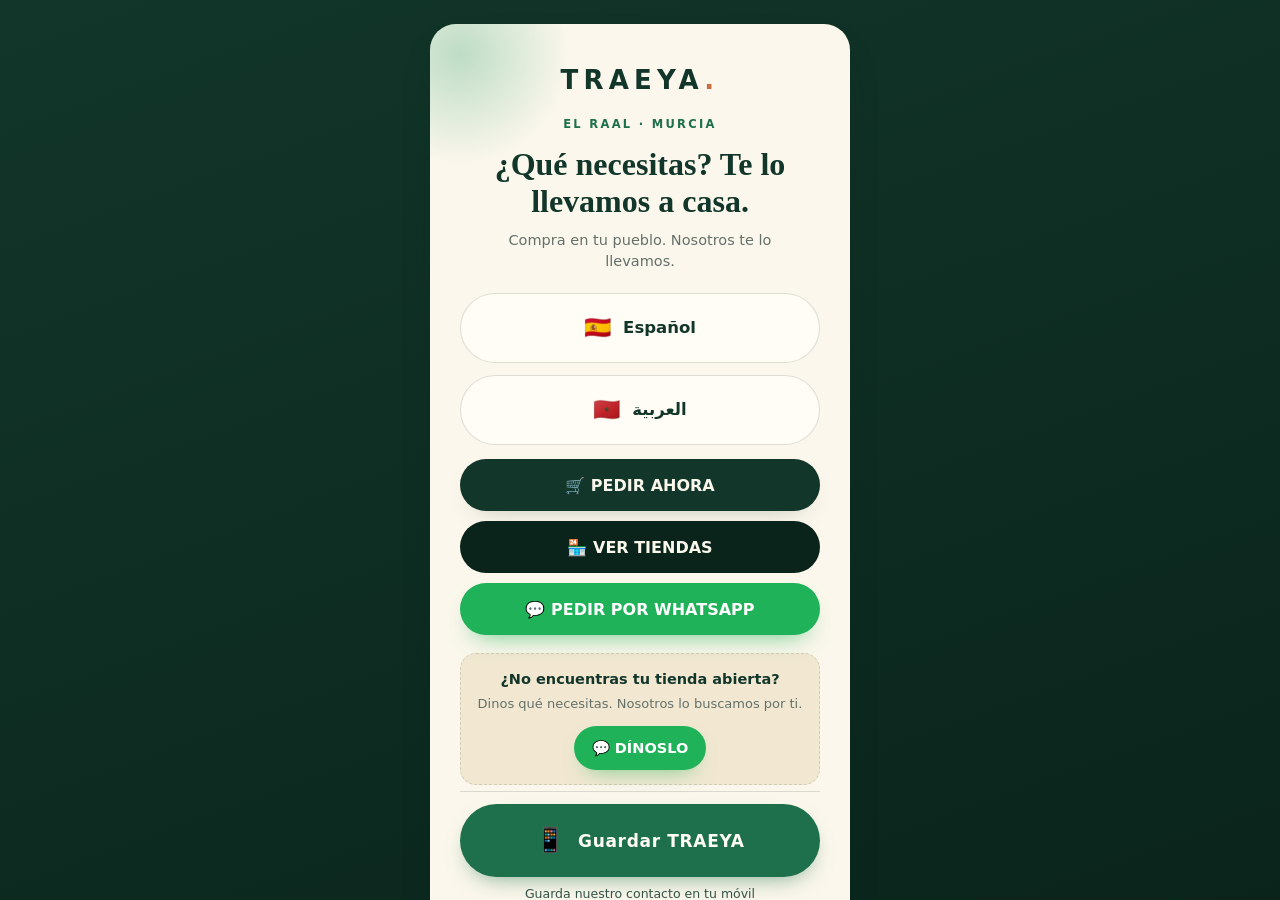
<file: index.html>
<!doctype html>
<html lang="es" dir="ltr">
<head>
  <meta charset="utf-8">
  <meta name="viewport" content="width=device-width, initial-scale=1, viewport-fit=cover">
  <meta name="theme-color" content="#12362a">
  <title>TRAEYA · El Raal · Comercios locales</title>
  <meta name="description" content="TRAEYA: los comercios de El Raal, reales y cercanos. Mercado Domingo, Comida Casera, carnicerías, supermercados y restaurantes. Mira, escribe y recoge. Todo por WhatsApp.">
  <meta name="robots" content="index, follow">
  <link rel="icon" type="image/webp" href="assets/img/favicon.webp">
  <link rel="canonical" href="https://traeya.es/">

  <meta property="og:type" content="website">
  <meta property="og:site_name" content="TRAEYA">
  <meta property="og:title" content="TRAEYA · El Raal · Comercios locales">
  <meta property="og:description" content="Tu pueblo, en tu móvil. Los comercios de El Raal, reales y cercanos. Mira, escribe y recoge. Todo por WhatsApp.">
  <meta property="og:image" content="assets/img/hero-el-raal.webp">
  <meta property="og:url" content="https://traeya.es/">

  <link rel="stylesheet" href="css/style.css?v=20260906">

  <script src="js/ga.js?v=20260906"></script>
</head>
<body>
  <header id="topbar" class="topbar" hidden></header>

  <div id="cart-bar" class="cart-bar" hidden></div>

  <main id="view" class="view"></main>

  <footer id="footer" class="footer" hidden></footer>

  <div id="wa-float" class="wa-float-wrap" hidden></div>

  <script src="js/data.js?v=20260904"></script>
  <script src="js/app.js?v=20260906"></script>
</body>
</html>
</file>
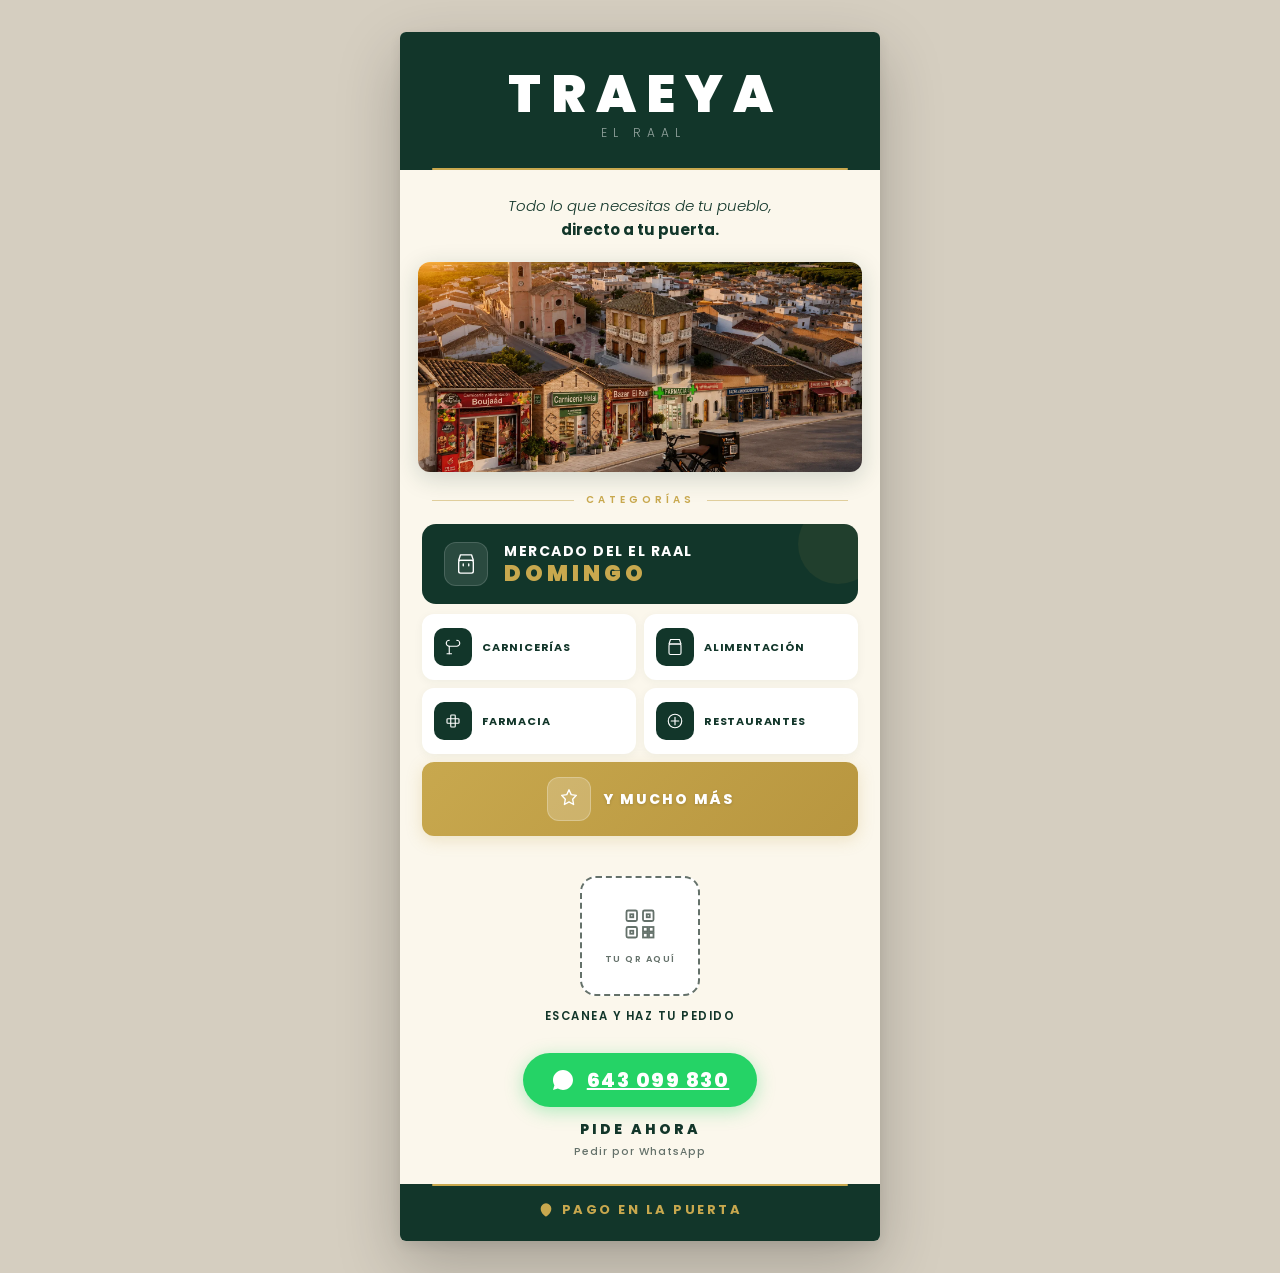
<file: afiche.html>
<!DOCTYPE html>
<html lang="es">
<head>
  <meta charset="utf-8">
  <meta name="viewport" content="width=device-width, initial-scale=1">
  <title>TRAEYA — Afiche Publicitario</title>
  <link rel="preconnect" href="https://fonts.googleapis.com">
  <link rel="preconnect" href="https://fonts.gstatic.com" crossorigin>
  <link href="https://fonts.googleapis.com/css2?family=Poppins:ital,wght@0,300;0,400;0,500;0,600;0,700;0,800;0,900;1,300;1,400&display=swap" rel="stylesheet">
  <style>
    *, *::before, *::after { box-sizing: border-box; margin: 0; padding: 0; }

    :root {
      --deep: #12362a;
      --mid: #1e6f4c;
      --gold: #c8a84e;
      --cream: #fbf7ec;
      --white: #ffffff;
      --text: #15241c;
      --muted: #64716a;
      --sand: #f2e8d2;
    }

    body {
      font-family: 'Poppins', 'Segoe UI', system-ui, sans-serif;
      background: #d5cec0;
      display: flex;
      justify-content: center;
      align-items: flex-start;
      min-height: 100vh;
      padding: 32px 16px;
      -webkit-font-smoothing: antialiased;
    }

    /* ===== POSTER FRAME ===== */
    .poster {
      width: 100%;
      max-width: 520px;
      background: var(--cream);
      border-radius: 6px;
      overflow: hidden;
      box-shadow:
        0 4px 12px rgba(0,0,0,0.08),
        0 24px 64px rgba(0,0,0,0.22);
      position: relative;
    }

    /* ===== HEADER ===== */
    .p-header {
      background: var(--deep);
      padding: 36px 32px 28px;
      text-align: center;
      position: relative;
    }

    .p-header::after {
      content: '';
      position: absolute;
      bottom: 0;
      left: 32px;
      right: 32px;
      height: 2.5px;
      background: var(--gold);
      border-radius: 2px;
    }

    .p-logo {
      font-size: 52px;
      font-weight: 900;
      color: var(--white);
      letter-spacing: 10px;
      line-height: 1;
      margin-bottom: 4px;
      text-indent: 10px;
    }

    .p-logo-sub {
      font-size: 12px;
      font-weight: 300;
      color: rgba(255,255,255,0.55);
      letter-spacing: 6px;
      text-transform: uppercase;
      text-indent: 6px;
    }

    /* ===== TAGLINE ===== */
    .p-tagline {
      padding: 24px 32px 20px;
      text-align: center;
      background: var(--cream);
    }

    .p-tagline p {
      font-size: 15px;
      font-weight: 300;
      font-style: italic;
      color: var(--deep);
      line-height: 1.6;
    }

    .p-tagline em {
      font-style: italic;
      font-weight: 300;
    }

    .p-tagline strong {
      font-weight: 700;
      font-style: normal;
    }

    /* ===== HERO IMAGE ===== */
    .p-hero {
      padding: 0 18px;
    }

    .p-hero-img {
      width: 100%;
      height: 210px;
      object-fit: cover;
      border-radius: 12px;
      display: block;
      box-shadow: 0 6px 24px rgba(18,54,42,0.18);
    }

    /* ===== DIVIDER ===== */
    .p-divider {
      display: flex;
      align-items: center;
      gap: 12px;
      padding: 20px 32px 8px;
    }

    .p-divider::before,
    .p-divider::after {
      content: '';
      flex: 1;
      height: 1px;
      background: var(--gold);
      opacity: 0.5;
    }

    .p-divider span {
      font-size: 10px;
      font-weight: 600;
      letter-spacing: 4px;
      color: var(--gold);
      text-transform: uppercase;
      white-space: nowrap;
    }

    /* ===== CATEGORIES ===== */
    .p-cats {
      padding: 8px 22px 16px;
    }

    /* Mercado highlight */
    .cat-mercado {
      background: var(--deep);
      border-radius: 14px;
      padding: 18px 22px;
      display: flex;
      align-items: center;
      gap: 16px;
      margin-bottom: 10px;
      position: relative;
      overflow: hidden;
    }

    .cat-mercado::before {
      content: '';
      position: absolute;
      top: -20px;
      right: -20px;
      width: 80px;
      height: 80px;
      border-radius: 50%;
      background: rgba(200,168,78,0.08);
    }

    .cat-mercado .c-icon {
      background: rgba(255,255,255,0.1);
      border: 1px solid rgba(255,255,255,0.15);
    }

    .cat-mercado .c-name {
      font-size: 14px;
      font-weight: 700;
      color: var(--white);
      letter-spacing: 1.5px;
      line-height: 1.2;
    }

    .cat-mercado .c-day {
      font-size: 22px;
      font-weight: 900;
      color: var(--gold);
      letter-spacing: 4px;
      margin-top: 3px;
      line-height: 1;
    }

    /* Icon circle */
    .c-icon {
      width: 44px;
      height: 44px;
      border-radius: 12px;
      background: var(--deep);
      display: flex;
      align-items: center;
      justify-content: center;
      flex-shrink: 0;
    }

    .c-icon svg {
      width: 22px;
      height: 22px;
      stroke: var(--white);
      fill: none;
      stroke-width: 1.5;
      stroke-linecap: round;
      stroke-linejoin: round;
    }

    /* 2-column grid */
    .cat-grid {
      display: grid;
      grid-template-columns: 1fr 1fr;
      gap: 8px;
      margin-bottom: 8px;
    }

    .cat-card {
      background: var(--white);
      border-radius: 12px;
      padding: 14px 12px;
      display: flex;
      align-items: center;
      gap: 10px;
      box-shadow: 0 2px 10px rgba(18,54,42,0.05);
      transition: box-shadow 0.2s ease, transform 0.2s ease;
    }

    .cat-card:hover {
      box-shadow: 0 4px 18px rgba(18,54,42,0.1);
      transform: translateY(-1px);
    }

    .cat-card .c-icon {
      width: 38px;
      height: 38px;
      border-radius: 10px;
    }

    .cat-card .c-icon svg {
      width: 18px;
      height: 18px;
    }

    .cat-card .c-name {
      font-size: 11px;
      font-weight: 700;
      color: var(--deep);
      letter-spacing: 0.8px;
      line-height: 1.3;
    }

    /* Y mucho mas */
    .cat-mas {
      background: linear-gradient(135deg, var(--gold) 0%, #b8963f 100%);
      border-radius: 12px;
      padding: 15px 22px;
      display: flex;
      align-items: center;
      justify-content: center;
      gap: 12px;
      box-shadow: 0 4px 16px rgba(200,168,78,0.25);
    }

    .cat-mas .c-icon {
      background: rgba(255,255,255,0.2);
      border: 1px solid rgba(255,255,255,0.25);
    }

    .cat-mas .c-name {
      font-size: 14px;
      font-weight: 800;
      color: var(--white);
      letter-spacing: 2px;
      text-shadow: 0 1px 3px rgba(0,0,0,0.15);
    }

    /* ===== QR SECTION ===== */
    .p-qr {
      padding: 24px 32px 12px;
      text-align: center;
    }

    .qr-wrap {
      display: inline-block;
      position: relative;
    }

    .qr-box {
      width: 120px;
      height: 120px;
      border: 2.5px dashed var(--muted);
      border-radius: 16px;
      display: flex;
      align-items: center;
      justify-content: center;
      background: var(--white);
      margin: 0 auto 12px;
      position: relative;
    }

    .qr-box-inner {
      text-align: center;
    }

    .qr-box-inner svg {
      width: 36px;
      height: 36px;
      stroke: var(--muted);
      fill: none;
      stroke-width: 1.2;
      margin-bottom: 4px;
    }

    .qr-box-inner span {
      display: block;
      font-size: 9px;
      font-weight: 600;
      color: var(--muted);
      letter-spacing: 1.5px;
      text-transform: uppercase;
    }

    .qr-instructions {
      font-size: 11.5px;
      font-weight: 600;
      color: var(--deep);
      letter-spacing: 1.5px;
      text-transform: uppercase;
    }

    /* ===== CONTACT ===== */
    .p-contact {
      padding: 16px 32px 24px;
      text-align: center;
    }

    .wa-btn {
      display: inline-flex;
      align-items: center;
      gap: 12px;
      background: #25d366;
      color: var(--white);
      padding: 12px 28px;
      border-radius: 50px;
      margin-bottom: 12px;
      box-shadow: 0 4px 18px rgba(37,211,102,0.35);
      transition: transform 0.15s ease, box-shadow 0.15s ease;
    }

    .wa-btn:hover {
      transform: translateY(-1px);
      box-shadow: 0 6px 24px rgba(37,211,102,0.45);
    }

    .wa-btn svg {
      width: 24px;
      height: 24px;
      fill: var(--white);
    }

    .wa-btn .wa-phone {
      font-size: 20px;
      font-weight: 800;
      letter-spacing: 1.5px;
    }

    .p-cta {
      font-size: 14px;
      font-weight: 800;
      color: var(--deep);
      letter-spacing: 3px;
      text-transform: uppercase;
    }

    .p-cta-sub {
      font-size: 10.5px;
      font-weight: 500;
      color: var(--muted);
      letter-spacing: 1px;
      margin-top: 4px;
    }

    /* ===== FOOTER ===== */
    .p-footer {
      background: var(--deep);
      padding: 16px 32px;
      text-align: center;
      position: relative;
    }

    .p-footer::before {
      content: '';
      position: absolute;
      top: 0;
      left: 32px;
      right: 32px;
      height: 2px;
      background: var(--gold);
      border-radius: 2px;
    }

    .p-footer-text {
      display: inline-flex;
      align-items: center;
      gap: 8px;
    }

    .p-footer-text svg {
      width: 16px;
      height: 16px;
      fill: var(--gold);
    }

    .p-footer-text span {
      font-size: 13px;
      font-weight: 700;
      color: var(--gold);
      letter-spacing: 2.5px;
      text-transform: uppercase;
    }

    /* ===== QR OVERLAY (when user adds QR) ===== */
    .qr-overlay {
      position: absolute;
      inset: 0;
      display: flex;
      align-items: center;
      justify-content: center;
    }

    .qr-overlay img {
      width: 100%;
      height: 100%;
      object-fit: contain;
      border-radius: 8px;
    }

    /* ===== PRINT ===== */
    @media print {
      body {
        background: none !important;
        padding: 0 !important;
        margin: 0 !important;
      }

      .poster {
        max-width: none;
        width: 148mm;
        height: 210mm;
        box-shadow: none !important;
        border-radius: 0 !important;
        overflow: hidden;
      }

      .cat-card:hover,
      .wa-btn:hover {
        transform: none !important;
        box-shadow: none !important;
      }

      @page {
        size: A5 portrait;
        margin: 0;
      }
    }

    /* ===== RESPONSIVE ===== */
    @media (max-width: 420px) {
      body { padding: 16px 8px; }
      .p-logo { font-size: 40px; letter-spacing: 8px; text-indent: 8px; }
      .p-header { padding: 28px 24px 22px; }
      .p-header::after { left: 24px; right: 24px; }
      .p-tagline { padding: 20px 24px 16px; }
      .p-tagline p { font-size: 13.5px; }
      .p-hero { padding: 0 14px; }
      .p-hero-img { height: 170px; }
      .p-cats { padding: 8px 16px 12px; }
      .cat-mercado { padding: 14px 16px; gap: 12px; }
      .cat-mercado .c-day { font-size: 18px; }
      .cat-card { padding: 12px 10px; }
      .cat-card .c-name { font-size: 10px; }
      .p-qr { padding: 20px 24px 10px; }
      .p-contact { padding: 12px 24px 20px; }
      .wa-btn .wa-phone { font-size: 17px; }
      .p-footer { padding: 14px 24px; }
    }

    @media (min-width: 800px) {
      .poster {
        max-width: 480px;
      }
    }
  </style>
</head>
<body>

  <div class="poster">

    <!-- ===== HEADER ===== -->
    <header class="p-header">
      <div class="p-logo">TRAEYA</div>
      <div class="p-logo-sub">El Raal</div>
    </header>

    <!-- ===== TAGLINE ===== -->
    <div class="p-tagline">
      <p><em>Todo lo que necesitas de tu pueblo,</em><br><strong>directo a tu puerta.</strong></p>
    </div>

    <!-- ===== HERO IMAGE ===== -->
    <div class="p-hero">
      <img class="p-hero-img" src="assets/img/hero-el-raal.webp" alt="El Raal — Tu pueblo, TRAEYA">
    </div>

    <!-- ===== DIVIDER ===== -->
    <div class="p-divider">
      <span>Categorías</span>
    </div>

    <!-- ===== CATEGORIES ===== -->
    <div class="p-cats">

      <!-- Mercado (highlighted) -->
      <div class="cat-mercado">
        <div class="c-icon">
          <svg viewBox="0 0 24 24">
            <path d="M6 2h12l2 6H4l2-6z"/>
            <rect x="4" y="8" width="16" height="14" rx="2"/>
            <path d="M9 12v2M15 12v2"/>
          </svg>
        </div>
        <div>
          <div class="c-name">MERCADO DEL EL RAAL</div>
          <div class="c-day">DOMINGO</div>
        </div>
      </div>

      <!-- Grid: 4 categories -->
      <div class="cat-grid">

        <!-- Carnicerías -->
        <div class="cat-card">
          <div class="c-icon">
            <svg viewBox="0 0 24 24">
              <path d="M7 3c-2 0-4 2-4 4s2 4 4 4h10c2 0 4-2 4-4s-2-4-4-4"/>
              <path d="M7 11v10"/>
              <path d="M4 21h6"/>
            </svg>
          </div>
          <div class="c-name">CARNICERÍAS</div>
        </div>

        <!-- Alimentación -->
        <div class="cat-card">
          <div class="c-icon">
            <svg viewBox="0 0 24 24">
              <path d="M6 2h12l2 6H4l2-6z"/>
              <rect x="4" y="8" width="16" height="14" rx="2"/>
            </svg>
          </div>
          <div class="c-name">ALIMENTACIÓN</div>
        </div>

        <!-- Farmacia -->
        <div class="cat-card">
          <div class="c-icon">
            <svg viewBox="0 0 24 24">
              <rect x="9" y="4" width="6" height="16" rx="1"/>
              <rect x="4" y="9" width="16" height="6" rx="1"/>
            </svg>
          </div>
          <div class="c-name">FARMACIA</div>
        </div>

        <!-- Restaurantes -->
        <div class="cat-card">
          <div class="c-icon">
            <svg viewBox="0 0 24 24">
              <circle cx="12" cy="12" r="9"/>
              <path d="M12 7v10M7 12h10"/>
            </svg>
          </div>
          <div class="c-name">RESTAURANTES</div>
        </div>

      </div>

      <!-- Y mucho más -->
      <div class="cat-mas">
        <div class="c-icon">
          <svg viewBox="0 0 24 24">
            <path d="M12 2l2.4 5.2L20 8l-4 4.2L17 18l-5-2.8L7 18l1-5.8L4 8l5.6-.8z"/>
          </svg>
        </div>
        <div class="c-name">Y MUCHO MÁS</div>
      </div>

    </div>

    <!-- ===== QR CODE ===== -->
    <div class="p-qr">
      <div class="qr-box">
        <div class="qr-box-inner">
          <svg viewBox="0 0 24 24">
            <rect x="3" y="3" width="7" height="7" rx="1"/>
            <rect x="14" y="3" width="7" height="7" rx="1"/>
            <rect x="3" y="14" width="7" height="7" rx="1"/>
            <rect x="5.5" y="5.5" width="2" height="2"/>
            <rect x="16.5" y="5.5" width="2" height="2"/>
            <rect x="5.5" y="16.5" width="2" height="2"/>
            <rect x="14" y="14" width="3" height="3"/>
            <rect x="18" y="14" width="3" height="3"/>
            <rect x="14" y="18" width="3" height="3"/>
            <rect x="18" y="18" width="3" height="3"/>
          </svg>
          <span>Tu QR aquí</span>
        </div>
      </div>
      <div class="qr-instructions">Escanea y haz tu pedido</div>
    </div>

    <!-- ===== CONTACT ===== -->
    <div class="p-contact">
      <a class="wa-btn" href="https://wa.me/34643099830" target="_blank" rel="noopener">
        <svg viewBox="0 0 24 24">
          <path d="M17.472 14.382c-.297-.149-1.758-.867-2.03-.967-.273-.099-.471-.148-.67.15-.197.297-.767.966-.94 1.164-.173.199-.347.223-.644.075-.297-.15-1.255-.463-2.39-1.475-.883-.788-1.48-1.761-1.653-2.059-.173-.297-.018-.458.13-.606.134-.133.298-.347.446-.52.149-.174.198-.298.298-.497.099-.198.05-.371-.025-.52-.075-.149-.669-1.612-.916-2.207-.242-.579-.487-.5-.669-.51-.173-.008-.371-.01-.57-.01-.198 0-.52.074-.792.372-.272.297-1.04 1.016-1.04 2.479 0 1.462 1.065 2.875 1.213 3.074.149.198 2.096 3.2 5.077 4.487.709.306 1.262.489 1.694.625.712.227 1.36.195 1.871.118.571-.085 1.758-.719 2.006-1.413.248-.694.248-1.289.173-1.413-.074-.124-.272-.198-.57-.347z"/>
          <path d="M12 2C6.477 2 2 6.477 2 12c0 1.89.525 3.66 1.438 5.168L2 22l4.832-1.438A9.955 9.955 0 0012 22c5.523 0 10-4.477 10-10S17.523 2 12 2z"/>
        </svg>
        <span class="wa-phone">643 099 830</span>
      </a>
      <div class="p-cta">Pide Ahora</div>
      <div class="p-cta-sub">Pedir por WhatsApp</div>
    </div>

    <!-- ===== FOOTER ===== -->
    <div class="p-footer">
      <div class="p-footer-text">
        <svg viewBox="0 0 24 24">
          <path d="M12 22s-8-4.5-8-11.8A8 8 0 0112 2a8 8 0 018 8.2c0 7.3-8 11.8-8 11.8z"/>
          <circle cx="12" cy="10" r="3"/>
        </svg>
        <span>Pago en la puerta</span>
      </div>
    </div>

  </div>

</body>
</html>
</file>
<file: css/style.css>
/* ============================================================
   TRAEYA · El Raal, en tu móvil
   Premium editorial frontend — deep green / cream / sand
   ============================================================ */

:root {
  --ink: #12362a;
  --ink-2: #0a241b;
  --green: #1e6f4c;
  --green-bright: #2f9e6f;
  --cream: #fbf7ec;
  --sand: #f2e8d2;
  --clay: #c96f3f;
  --text: #15241c;
  --muted: #64716a;
  --line: rgba(21, 36, 28, .14);
  --wa: #1fb258;
  --white: #fffdf6;
  --shadow: 0 18px 45px -22px rgba(10, 36, 27, .45);
  --shadow-sm: 0 10px 26px -16px rgba(10, 36, 27, .35);
  --r: 18px;
  --r-sm: 12px;
  --font-display: Georgia, "Iowan Old Style", "Palatino Linotype", ui-serif, serif;
  --font-sans: "Segoe UI", system-ui, -apple-system, "Roboto", "Helvetica Neue", Arial, sans-serif;
  --font-ar: "Segoe UI", "Geeza Pro", "Noto Naskh Arabic", Tahoma, system-ui, sans-serif;
  --header-h: 66px;
  --social-h: 40px;
  --head-h: calc(var(--social-h) + var(--header-h));
}

* { box-sizing: border-box; margin: 0; padding: 0; }

html {
  scroll-behavior: smooth;
  -webkit-text-size-adjust: 100%;
}

body {
  font-family: var(--font-sans);
  background: var(--cream);
  color: var(--text);
  line-height: 1.55;
  overflow-x: hidden;
  min-height: 100vh;
}

body.has-cart { padding-bottom: 88px; }

img { max-width: 100%; display: block; }
button { font: inherit; color: inherit; background: none; border: 0; cursor: pointer; }
a { color: inherit; text-decoration: none; }
ul, ol { list-style: none; }
input, textarea { font: inherit; }

.ar { direction: rtl; text-align: right; font-family: var(--font-ar); }

.container {
  width: min(1120px, 100%);
  margin: 0 auto;
  padding: 0 20px;
}

::selection { background: var(--green-bright); color: var(--cream); }

/* ---------------- Topbar ---------------- */
.topbar {
  position: fixed;
  inset-inline: 0;
  top: 0;
  z-index: 60;
  transition: background .35s ease, box-shadow .35s ease, transform .35s ease;
}
.topbar--solid { background: rgba(251, 247, 236, .92); backdrop-filter: blur(12px); box-shadow: 0 1px 0 var(--line); }

/* Franja de redes sociales (parte superior del header) */
.topbar__social {
  height: var(--social-h);
  overflow: hidden;
  background: var(--ink-2);
  color: rgba(251, 247, 236, .85);
  transition: height .3s ease, opacity .3s ease;
}
.topbar__social-inner {
  display: flex;
  align-items: center;
  justify-content: space-between;
  gap: 12px;
  height: 100%;
  max-width: 1160px;
  margin: 0 auto;
  padding: 0 20px;
}
.topbar__social-tag {
  font-size: 10.5px;
  font-weight: 800;
  letter-spacing: .2em;
  text-transform: uppercase;
  color: rgba(251, 247, 236, .55);
}
.topbar__social-loc {
  font-size: 11px;
  font-weight: 700;
  letter-spacing: .14em;
  text-transform: uppercase;
  color: rgba(251, 247, 236, .62);
}
.topbar--solid .topbar__social { height: 0; opacity: 0; }

.social { display: flex; gap: 8px; align-items: center; }
.social__link {
  width: 38px;
  height: 38px;
  border-radius: 50%;
  display: grid;
  place-items: center;
  color: rgba(251, 247, 236, .95);
  background: rgba(255, 253, 246, .1);
  border: 1px solid rgba(255, 253, 246, .22);
  transition: all .25s ease;
}
.social__link svg { width: 19px; height: 19px; }
.social__link:hover {
  background: var(--green-bright);
  color: #fff;
  border-color: transparent;
  transform: translateY(-2px);
}
.social__link.is-off { opacity: .42; cursor: not-allowed; }
.social__link.is-off:hover { background: transparent; color: inherit; transform: none; }
.social__link:not(.is-off) {
  animation: socialPulse 5s ease-in-out infinite;
  animation-delay: calc(var(--i, 0) * .7s);
}
.social__link:not(.is-off):hover { animation-play-state: paused; }
@keyframes socialPulse {
  0%, 100% { box-shadow: 0 0 0 0 rgba(47, 158, 111, 0); }
  50% { box-shadow: 0 0 0 6px rgba(47, 158, 111, .18); }
}
.footer__social .social__link { color: var(--sand); border-color: rgba(251, 247, 236, .16); width: 38px; height: 38px; }
.footer__social .social__link:hover { background: var(--green-bright); color: #fff; }
.footer__social .social__link.is-off { opacity: .4; }


.topbar__inner {
  display: flex;
  align-items: center;
  justify-content: space-between;
  gap: 14px;
  height: var(--header-h);
  padding: 0 20px;
  max-width: 1160px;
  margin: 0 auto;
}

.brand { display: flex; flex-direction: column; line-height: 1.05; }
.brand__mark {
  font-weight: 800;
  letter-spacing: .16em;
  font-size: 24px;
  color: var(--ink);
}
.brand__mark span { color: var(--clay); }
.brand__sub { font-size: 10.5px; letter-spacing: .18em; text-transform: uppercase; color: var(--muted); }

.topnav { display: flex; gap: 6px; align-items: center; }
.topnav__link {
  font-size: 13.5px;
  font-weight: 600;
  padding: 9px 12px;
  border-radius: 999px;
  color: var(--text);
  transition: background .2s ease, color .2s ease;
}
.topnav__link:hover { background: rgba(30, 111, 76, .1); color: var(--green); }

.topnav__need { display: none; }
.topnav__save { display: none; gap: 7px; }

.lang { display: flex; gap: 4px; }
.lang__btn {
  font-size: 12.5px;
  font-weight: 700;
  padding: 7px 11px;
  border-radius: 999px;
  color: var(--muted);
  border: 1px solid transparent;
  transition: all .2s ease;
}
.lang__btn:hover { color: var(--green); }
.lang__btn.on { background: var(--ink); color: var(--cream); border-color: var(--ink); }

/* ---------------- Buttons & chips ---------------- */
.btn {
  display: inline-flex;
  align-items: center;
  justify-content: center;
  gap: 8px;
  font-weight: 700;
  font-size: 15px;
  border-radius: 999px;
  padding: 13px 22px;
  line-height: 1.1;
  min-height: 46px;
  transition: transform .15s ease, box-shadow .25s ease, background .25s ease, color .25s ease;
  white-space: nowrap;
}
.btn:active { transform: scale(.97); }

.btn--primary { background: var(--ink); color: var(--cream); box-shadow: var(--shadow-sm); }
.btn--primary:hover { background: var(--green); transform: translateY(-1px); }

.btn--dark { background: var(--ink-2); color: var(--cream); }
.btn--dark:hover { background: var(--ink); transform: translateY(-1px); }

.btn--wa { background: var(--wa); color: #fff; box-shadow: 0 12px 26px -14px rgba(31, 178, 88, .8); }
.btn--wa:hover { background: #1d9f50; transform: translateY(-1px); }

.btn--ghost {
  background: rgba(255, 253, 246, .14);
  color: var(--white);
  border: 1px solid rgba(255, 253, 246, .35);
  backdrop-filter: blur(6px);
}
.btn--ghost:hover { background: rgba(255, 253, 246, .24); }

.btn--small { min-height: 38px; padding: 9px 16px; font-size: 13.5px; }
.btn--lg { min-height: 54px; padding: 15px 28px; font-size: 16px; }

.btn--add {
  min-height: 44px;
  padding: 11px 18px;
  border-radius: 999px;
  border: 1.5px solid var(--green);
  color: var(--green);
  background: var(--white);
  font-size: 14px;
}
.btn--add:hover { background: var(--green); color: var(--cream); }
.btn--add.has-qty { background: var(--green); color: var(--cream); }

.chip {
  font-size: 13.5px;
  font-weight: 600;
  padding: 9px 16px;
  border-radius: 999px;
  border: 1px solid var(--line);
  color: var(--text);
  background: rgba(255, 253, 246, .6);
  transition: all .2s ease;
}
.chip:hover { border-color: var(--green); color: var(--green); background: var(--white); }

/* ---------------- Eyebrow / section head ---------------- */
.eyebrow {
  font-size: 11.5px;
  font-weight: 800;
  letter-spacing: .24em;
  text-transform: uppercase;
  color: var(--green);
}
.eyebrow--sand { color: var(--sand); }
.eyebrow--light { color: var(--sand); }

.section-head { max-width: 620px; margin-bottom: 30px; }
.section-title {
  font-family: var(--font-display);
  font-size: clamp(28px, 4.6vw, 44px);
  line-height: 1.08;
  letter-spacing: -.01em;
  color: var(--ink);
  margin: 8px 0 10px;
}
.lede { color: var(--muted); font-size: 16px; max-width: 520px; }

/* ---------------- Sections ---------------- */
.section { padding: clamp(56px, 9vw, 104px) 0; scroll-margin-top: calc(var(--head-h) + 8px); }
.section--cream { background: var(--cream); }
.section--sand { background: var(--sand); }
.section--ink { background: var(--ink); color: var(--cream); }
.section--ink .lede { color: rgba(251, 247, 236, .78); }
.section--ink h3 {
  font-family: var(--font-display);
  font-size: clamp(28px, 4.2vw, 40px);
  line-height: 1.1;
  margin: 10px 0 14px;
}

/* ---------------- Hero ---------------- */
.hero {
  position: relative;
  min-height: 100vh;
  min-height: 100svh;
  display: flex;
  align-items: flex-end;
  overflow: hidden;
  isolation: isolate;
}
.hero__bg {
  position: absolute;
  inset: 0;
  z-index: -2;
  background-size: cover;
  background-position: center;
  will-change: transform;
}
.hero__bg::after {
  content: "";
  position: absolute;
  inset: 0;
  background:
    linear-gradient(180deg, rgba(8, 30, 22, .18) 0%, rgba(8, 30, 22, .12) 40%, rgba(7, 26, 19, .82) 100%);
}
.hero__content {
  width: 100%;
  padding: calc(var(--head-h) + 40px) 20px 84px;
  color: var(--white);
}
.hero__brand {
  font-weight: 800;
  letter-spacing: .22em;
  font-size: clamp(30px, 6vw, 52px);
  line-height: 1;
  color: var(--white);
  margin-bottom: 16px;
}
.hero__brand span { color: var(--clay); }
.hero__eyebrow {
  font-size: 11.5px;
  font-weight: 800;
  letter-spacing: .26em;
  text-transform: uppercase;
  color: rgba(255, 253, 246, .8);
  margin-bottom: 18px;
}
.hero__title {
  font-family: var(--font-display);
  font-size: clamp(40px, 9vw, 84px);
  line-height: .98;
  letter-spacing: -.02em;
  max-width: 760px;
}
.hero__title em { font-style: italic; color: var(--sand); }
.hero__sub {
  margin: 20px 0 28px;
  max-width: 520px;
  font-size: 17px;
  color: rgba(255, 253, 246, .88);
}
.hero__delivery {
  display: inline-flex;
  align-items: center;
  gap: 8px;
  margin: -12px 0 26px;
  padding: 8px 16px;
  border-radius: 999px;
  background: rgba(47, 158, 111, .18);
  border: 1px solid rgba(47, 158, 111, .45);
  color: #ffe9c9;
  font-size: 14px;
  font-weight: 600;
  letter-spacing: .02em;
  box-shadow: 0 0 18px rgba(47, 158, 111, .25);
}
.hero__actions { display: flex; flex-wrap: wrap; gap: 12px; }
.hero__scroll {
  position: absolute;
  bottom: 0;
  left: 50%;
  transform: translateX(-50%);
  width: 1px;
  height: 56px;
  background: linear-gradient(180deg, transparent, rgba(255, 253, 246, .9));
  animation: drift 2.4s ease-in-out infinite;
}
@keyframes drift {
  0%, 100% { opacity: .25; transform: translateX(-50%) translateY(-8px); }
  50% { opacity: 1; transform: translateX(-50%) translateY(2px); }
}

/* ---------------- Intro / entrada ---------------- */
.intro { max-width: 760px; }
.intro__lead {
  font-family: var(--font-display);
  font-size: clamp(26px, 4.6vw, 44px);
  line-height: 1.12;
  color: var(--ink);
  margin: 14px 0 16px;
}
.intro__lead em { font-style: italic; color: var(--green); }
.intro__sub { color: var(--muted); font-size: 16.5px; max-width: 560px; }

.feature-strip {
  display: grid;
  grid-template-columns: repeat(3, 1fr);
  gap: 12px;
  margin-top: 36px;
}
.feature-pill {
  background: var(--white);
  border: 1px solid var(--line);
  border-radius: var(--r);
  padding: 18px 20px;
  box-shadow: var(--shadow-sm);
  display: flex;
  flex-direction: column;
  gap: 4px;
}
.feature-pill strong { font-size: 15px; color: var(--ink); }
.feature-pill span { font-size: 13.5px; color: var(--muted); }

/* ---------------- Discover wall ---------------- */
.discover-wall {
  display: grid;
  grid-template-columns: repeat(4, 1fr);
  grid-auto-rows: 120px;
  gap: 12px;
}
.discover-cell {
  position: relative;
  border-radius: var(--r);
  overflow: hidden;
  background: var(--ink-2);
  box-shadow: var(--shadow-sm);
  min-height: 0;
}
.discover-cell:nth-child(3n + 1) { grid-row: span 2; }
.discover-cell:nth-child(5n + 2) { grid-row: span 2; }
.discover-cell:nth-child(7n) { grid-row: span 2; }
.discover-cell img {
  position: absolute;
  inset: 0;
  width: 100%;
  height: 100%;
  object-fit: cover;
  transition: transform .6s ease;
}
.discover-cell:hover img { transform: scale(1.05); }
.discover-cell::after {
  content: "";
  position: absolute;
  inset: 0;
  background: linear-gradient(180deg, transparent 45%, rgba(8, 24, 18, .72));
}
.discover-cell__tag {
  position: absolute;
  bottom: 10px;
  inset-inline-start: 12px;
  z-index: 1;
  font-size: 12.5px;
  font-weight: 700;
  color: var(--white);
  letter-spacing: .02em;
}

/* ---------------- Category strip ---------------- */
.cat-strip {
  display: flex;
  flex-wrap: wrap;
  gap: 10px;
  justify-content: center;
}
.cat-strip .chip {
  padding: 11px 22px;
  font-size: 15px;
  border: 1px solid var(--line);
  border-radius: 999px;
  background: var(--white);
  color: var(--ink);
  text-decoration: none;
  font-weight: 700;
  box-shadow: var(--shadow-sm);
  transition: transform .25s ease, box-shadow .25s ease, color .25s ease, background .25s ease;
}
.cat-strip .chip:hover {
  transform: translateY(-2px);
  color: var(--white);
  background: var(--brand);
  box-shadow: var(--shadow);
}

/* ---------------- Scene strip (Mercado / Comida) ---------------- */
.scene-strip {
  display: grid;
  grid-template-columns: repeat(5, 1fr);
  gap: 12px;
  margin-top: 26px;
}
.scene-strip__cell {
  position: relative;
  display: block;
  aspect-ratio: 4 / 3;
  border-radius: var(--r);
  overflow: hidden;
  background: var(--ink-2);
  box-shadow: var(--shadow-sm);
}
.scene-strip__cell img {
  width: 100%;
  height: 100%;
  object-fit: cover;
  transition: transform .6s ease;
}
.scene-strip__cell:hover img { transform: scale(1.05); }

/* ---------------- Delivery cards ---------------- */
.delivery-cards {
  display: grid;
  grid-template-columns: repeat(4, 1fr);
  gap: 14px;
}
.delivery-card {
  background: var(--white);
  border: 1px solid var(--line);
  border-radius: var(--r);
  padding: 20px;
  display: grid;
  gap: 8px;
  box-shadow: var(--shadow-sm);
  transition: transform .3s ease, box-shadow .3s ease;
}
.delivery-card:hover { transform: translateY(-3px); box-shadow: var(--shadow); }
.delivery-card__top {
  display: flex;
  align-items: flex-start;
  justify-content: space-between;
  gap: 10px;
}
.delivery-card__title { font-weight: 800; font-size: 16px; color: var(--ink); }
.delivery-card__price { font-size: 21px; font-weight: 800; color: var(--green); white-space: nowrap; }
.delivery-card__price.is-free { color: var(--clay); font-size: 17px; text-transform: uppercase; letter-spacing: .05em; }
.delivery-card__sub { font-size: 13.5px; color: var(--muted); line-height: 1.4; }
.delivery-note { margin-top: 18px; font-size: 13.5px; color: var(--muted); text-align: center; }

/* ---------------- Tag de entrega en tienda ---------------- */
.tag--delivery { border: 1px solid rgba(253, 252, 248, .35); }
.tag--delivery.is-free { background: rgba(47, 158, 111, .28); border-color: rgba(47, 158, 111, .5); }

/* ---------------- Menu del restaurante ---------------- */
.menu-section { margin-bottom: 44px; }
.menu-section__head {
  display: flex;
  align-items: baseline;
  flex-wrap: wrap;
  gap: 10px 16px;
  margin-bottom: 16px;
}
.menu-section__head h3 {
  font-family: var(--font-display);
  font-size: clamp(22px, 3.6vw, 30px);
  color: var(--ink);
}
.menu-section__hint { font-size: 13.5px; color: var(--muted); }
.menu-section__frame {
  border-radius: var(--r);
  overflow: hidden;
  background: var(--white);
  border: 1px solid var(--line);
  box-shadow: var(--shadow-sm);
  padding: 12px;
}
.menu-section__frame img {
  width: 100%;
  height: auto;
  max-height: 1200px;
  object-fit: contain;
  border-radius: 10px;
}

/* ---------------- Experiencia Mercado (vídeo souk) ---------------- */
.market-experience {
  background: var(--ink);
  color: var(--cream);
  border-radius: 26px;
  padding: clamp(24px, 5vw, 44px);
  margin-bottom: 44px;
  position: relative;
  overflow: hidden;
}
.market-experience::before {
  content: "";
  position: absolute;
  inset-inline-end: -120px;
  top: -120px;
  width: 320px;
  height: 320px;
  border-radius: 50%;
  background: radial-gradient(circle, rgba(47, 158, 111, .25), transparent 62%);
  pointer-events: none;
}
.market-exp__head { max-width: 560px; margin-bottom: 22px; }
.market-exp__head h3 {
  font-family: var(--font-display);
  font-size: clamp(26px, 4.6vw, 38px);
  line-height: 1.1;
  margin: 10px 0 12px;
}
.market-exp__head h3 em { font-style: italic; color: var(--sand); }
.market-exp__lede { color: rgba(251, 247, 236, .78); }
.market-exp__video { margin-top: 18px; }
.market-exp__frame {
  border-radius: var(--r);
  overflow: hidden;
  background: var(--ink-2);
  box-shadow: var(--shadow);
  aspect-ratio: 16 / 9;
}
.market-exp__frame video { width: 100%; height: 100%; object-fit: cover; display: block; }
.market-exp__cap { display: block; margin-top: 10px; font-size: 13px; color: rgba(251, 247, 236, .68); letter-spacing: .04em; }

/* ---------------- Totales del carrito ---------------- */
.cart-total__row {
  display: flex;
  align-items: center;
  justify-content: space-between;
  gap: 10px;
  padding: 6px 0;
  font-size: 14px;
  color: var(--muted);
}
.cart-total__row--last {
  border-top: 1px solid var(--line);
  margin-top: 6px;
  padding-top: 12px;
  font-weight: 800;
  color: var(--ink);
  font-size: 15.5px;
}
.cart-total__row--last > span:last-child { font-size: 20px; color: var(--ink); }
.cart-total__free { color: var(--green); font-weight: 800; }

/* ---------------- Split ---------------- */
.split {
  display: grid;
  grid-template-columns: 1.05fr 1fr;
  gap: clamp(28px, 6vw, 64px);
  align-items: center;
}
.split__media {
  position: relative;
  display: block;
  border-radius: 22px;
  overflow: hidden;
  aspect-ratio: 4 / 3;
  background: var(--ink-2);
  box-shadow: var(--shadow);
}
.split__media img { width: 100%; height: 100%; object-fit: cover; transition: transform .6s ease; }
.split__media:hover img { transform: scale(1.04); }
.split__body .btn { margin-top: 10px; }
.split--rev .split__media { order: -1; }

/* ---------------- Mercado Domingo — destacado ---------------- */
.market-feature {
  position: relative;
  overflow: hidden;
  border-top: 3px solid var(--sand);
}
.market-feature::before {
  content: "";
  position: absolute;
  inset-inline-start: -140px;
  top: -140px;
  width: 380px;
  height: 380px;
  border-radius: 50%;
  background: radial-gradient(circle, rgba(201, 111, 63, .22), transparent 62%);
  pointer-events: none;
}
.market-feature .container { position: relative; }
.market-feature .scene-strip { margin-top: 34px; }
.market-feature .split__body .btn { margin-top: 18px; }

/* ---------------- Commerce grid / cards ---------------- */
.commerce-grid {
  display: grid;
  grid-template-columns: repeat(3, 1fr);
  gap: 20px;
}
.card {
  display: flex;
  flex-direction: column;
  background: var(--white);
  border: 1px solid var(--line);
  border-radius: var(--r);
  overflow: hidden;
  box-shadow: var(--shadow-sm);
  transition: transform .3s ease, box-shadow .3s ease;
}
.card:hover { transform: translateY(-4px); box-shadow: var(--shadow); }
.card__media {
  position: relative;
  aspect-ratio: 4 / 3;
  background: var(--sand);
  overflow: hidden;
}
.card__media img { width: 100%; height: 100%; object-fit: cover; transition: transform .6s ease; }
.card:hover .card__media img { transform: scale(1.05); }
.card__body { padding: 16px 18px 18px; display: flex; flex-direction: column; gap: 6px; }
.card__title { font-size: 17.5px; font-weight: 800; color: var(--ink); line-height: 1.2; }
.card__ar { font-size: 13.5px; color: var(--muted); }
.card__meta {
  display: flex;
  align-items: baseline;
  gap: 4px;
  font-size: 13px;
  color: var(--muted);
  margin-top: 2px;
}
.card__type { text-transform: uppercase; letter-spacing: .08em; font-weight: 700; font-size: 11.5px; color: var(--green); }
.card__locality { font-style: italic; }
.card__go {
  margin-top: 4px;
  align-self: flex-end;
  width: 34px;
  height: 34px;
  display: grid;
  place-items: center;
  border-radius: 50%;
  background: var(--sand);
  color: var(--ink);
  transition: all .25s ease;
}
.card:hover .card__go { background: var(--green); color: var(--cream); }

/* ---------------- Rail ---------------- */
.rail__fade {
  position: relative;
  -webkit-mask-image: linear-gradient(90deg, transparent, #000 3.5%, #000 96.5%, transparent);
  mask-image: linear-gradient(90deg, transparent, #000 3.5%, #000 96.5%, transparent);
}
.rail {
  display: flex;
  gap: 18px;
  overflow-x: auto;
  padding: 10px 4px 20px;
  scroll-snap-type: x mandatory;
  scrollbar-width: none;
}
.rail::-webkit-scrollbar { display: none; }
.rail .card {
  flex: 0 0 300px;
  scroll-snap-align: start;
}

/* ---------------- Need ---------------- */
.need {
  background:
    radial-gradient(120% 160% at 15% 0%, rgba(47, 158, 111, .16) 0%, transparent 55%),
    var(--ink);
}
.need__card {
  max-width: 720px;
  margin: 0 auto;
  text-align: center;
  color: var(--cream);
}
.need__title {
  font-family: var(--font-display);
  font-size: clamp(32px, 6vw, 56px);
  line-height: 1.02;
  margin: 12px 0 12px;
}
.need__title em { color: var(--sand); font-style: italic; }
.need__sub { color: rgba(251, 247, 236, .8); max-width: 480px; margin: 0 auto 28px; }
.need__form { display: flex; gap: 10px; max-width: 560px; margin: 0 auto; }
.need__input {
  flex: 1;
  min-width: 0;
  border-radius: 999px;
  border: 1px solid rgba(255, 253, 246, .24);
  background: rgba(255, 253, 246, .1);
  color: var(--white);
  padding: 14px 22px;
  outline: none;
  transition: border .2s ease, background .2s ease;
}
.need__input::placeholder { color: rgba(255, 253, 246, .55); }
.need__input:focus { border-color: var(--green-bright); background: rgba(255, 253, 246, .16); }
.need__chips { display: flex; flex-wrap: wrap; gap: 8px; justify-content: center; margin-top: 18px; }
.need__chips .chip { background: rgba(255, 253, 246, .06); border-color: rgba(255, 253, 246, .2); color: var(--cream); }
.need__chips .chip:hover { border-color: var(--sand); color: var(--sand); }

/* ---------------- Lang gate ---------------- */
.gate-pending { overflow: hidden; background: var(--ink-2); }
.lang-gate {
  position: fixed;
  inset: 0;
  z-index: 100;
  display: grid;
  place-items: center;
  padding: 24px;
  background: linear-gradient(160deg, var(--ink) 0%, var(--ink-2) 100%);
  transition: opacity .45s ease;
}
.lang-gate.is-leaving { opacity: 0; }
.lang-gate__card {
  width: min(380px, 100%);
  background: var(--cream);
  border-radius: 26px;
  padding: 44px 30px 28px;
  text-align: center;
  box-shadow: var(--shadow);
  position: relative;
  overflow: hidden;
}
.lang-gate__card::before {
  content: "";
  position: absolute;
  inset-inline-start: -90px;
  top: -90px;
  width: 240px;
  height: 240px;
  border-radius: 50%;
  background: radial-gradient(circle, rgba(47, 158, 111, .3), transparent 65%);
  pointer-events: none;
}
.lang-gate__logo {
  font-weight: 800;
  letter-spacing: .2em;
  font-size: 26px;
  color: var(--ink);
}
.lang-gate__logo span { color: var(--clay); }
.lang-gate__eyebrow { margin-top: 16px; letter-spacing: .2em; }
.lang-gate__title { font-family: var(--font-display); font-size: 27px; color: var(--ink); margin-top: 10px; line-height: 1.15; }
.lang-gate__options { display: grid; gap: 12px; margin: 26px 0 16px; }
.lang-gate__opt {
  display: flex;
  align-items: center;
  justify-content: center;
  gap: 12px;
  padding: 17px 18px;
  border-radius: 999px;
  border: 1.5px solid var(--line);
  background: var(--white);
  font-weight: 700;
  font-size: 16.5px;
  color: var(--ink);
  transition: all .2s ease;
  text-align: start;
}
.lang-gate__opt:hover { border-color: var(--green); background: var(--sand); transform: translateY(-1px); }
.lang-gate__flag { font-size: 22px; }
.lang-gate__name { line-height: 1.2; }
.lang-gate__hint { font-size: 12.5px; color: var(--muted); }

/* Guardar contacto (vCard) del gate */
.lang-gate__save {
  display: grid;
  gap: 8px;
  margin: 6px 0 16px;
  padding: 12px 0;
  border-top: 1px solid var(--line);
}
.lang-gate__save-btn {
  display: flex;
  align-items: center;
  justify-content: center;
  gap: 12px;
  padding: 18px;
  border-radius: 999px;
  border: 0;
  background: var(--green);
  color: var(--white);
  font-weight: 800;
  font-size: 17px;
  letter-spacing: .04em;
  box-shadow: 0 10px 22px -10px rgba(30, 111, 76, .6);
  transition: all .2s ease;
  cursor: pointer;
  width: 100%;
}
.lang-gate__save-btn:hover {
  background: var(--green-bright);
  transform: translateY(-1px);
  box-shadow: 0 14px 28px -10px rgba(47, 158, 111, .65);
}
.lang-gate__save-icon { font-size: 24px; }
.lang-gate__save-label { line-height: 1.2; }
.lang-gate__save-sub {
  font-size: 12.5px;
  color: var(--ink);
  opacity: .85;
  line-height: 1.4;
  max-width: 30ch;
  margin: 0 auto;
}

/* ---------------- Landing (primera página) extra ---------------- */
.lang-gate { overflow-y: auto; align-items: safe center; }
.lang-gate__card { width: min(420px, 100%); max-width: 100%; }
.lang-gate__card { padding-top: 36px; padding-bottom: 24px; }
.landing-hero {
  font-family: var(--font-display);
  font-size: clamp(24px, 6vw, 32px);
  color: var(--ink);
  margin-top: 12px;
  line-height: 1.15;
}
.lang-gate__hero-sub {
  font-size: 14.5px;
  color: var(--muted);
  margin: 10px auto 0;
  max-width: 30ch;
  line-height: 1.5;
}
.lang-gate__options { margin: 20px 0 14px; }
.landing-ctas {
  display: grid;
  gap: 10px;
  margin: 6px 0 18px;
}
.landing-cta { width: 100%; min-height: 52px; white-space: normal; }
.landing-noshops {
  background: var(--sand);
  border: 1px dashed var(--line);
  border-radius: 16px;
  padding: 14px 16px;
  margin-bottom: 6px;
}
.landing-noshops__title { font-weight: 800; color: var(--ink); font-size: 14.5px; }
.landing-noshops__sub { font-size: 13px; color: var(--muted); margin-top: 4px; line-height: 1.45; }
.landing-noshops__btn {
  display: inline-flex;
  align-items: center;
  gap: 8px;
  margin-top: 12px;
  padding: 11px 18px;
  border-radius: 999px;
  border: 0;
  background: var(--wa);
  color: #fff;
  font-weight: 800;
  font-size: 14.5px;
  cursor: pointer;
  box-shadow: 0 10px 22px -12px rgba(31, 178, 88, .7);
  transition: all .2s ease;
}
.landing-noshops__btn:hover { background: #1d9f50; transform: translateY(-1px); }
[dir="rtl"] .landing-noshops__btn, [dir="rtl"] .landing-cta { letter-spacing: 0; }

@media (max-width: 420px) {
  .lang-gate { padding: 16px; }
  .lang-gate__card { padding: 28px 20px 22px; }
}

/* ---------------- Shop hero ---------------- */
.shop-hero {
  position: relative;
  width: 100%;
  overflow: hidden;
  color: var(--white);
  background: var(--ink);
}
.shop-hero__image {
  display: block;
  width: 100%;
  height: clamp(320px, 52vh, 480px);
  object-fit: cover;
  object-position: center;
}
.shop-hero__overlay {
  position: absolute;
  inset: 0;
  background: linear-gradient(to bottom, rgba(8, 26, 19, .40) 0%, transparent 30%, transparent 70%, rgba(8, 26, 19, .40) 100%);
  pointer-events: none;
  z-index: 1;
}
.shop-hero__content { position: absolute; top: 0; left: 0; right: 0; z-index: 2; padding: calc(var(--head-h) + 10px) 24px 12px; }
.shop-hero__back {
  display: inline-flex;
  align-items: center;
  gap: 6px;
  font-size: 14px;
  font-weight: 600;
  color: rgba(255, 253, 246, .85);
  margin-bottom: 26px;
  padding: 8px 0;
  border-bottom: 1px solid transparent;
  transition: border .2s ease;
}
.shop-hero__back:hover { border-color: rgba(255, 253, 246, .5); }
.shop-hero__tags { display: flex; flex-wrap: wrap; gap: 8px; margin-bottom: 14px; }
.tag {
  font-size: 12px;
  font-weight: 700;
  letter-spacing: .06em;
  padding: 7px 13px;
  border-radius: 999px;
  background: rgba(255, 253, 246, .14);
  color: var(--cream);
}
.shop-hero__name {
  font-family: var(--font-display);
  font-size: clamp(30px, 6vw, 52px);
  line-height: 1.04;
  max-width: 820px;
}
.shop-hero__name-ar { font-family: var(--font-ar); font-size: 20px; color: var(--sand); margin-top: 8px; }
.shop-hero__count { margin-top: 16px; font-size: 14px; color: rgba(255, 253, 246, .75); }

/* ---------------- Ask box ---------------- */
.ask-box {
  display: grid;
  gap: 10px;
  background: var(--ink);
  color: var(--cream);
  border-radius: 22px;
  padding: 26px;
  margin-bottom: 34px;
  position: relative;
  overflow: hidden;
  box-shadow: var(--shadow);
}
.ask-box::before {
  content: "";
  position: absolute;
  inset-inline-start: -60px;
  top: -60px;
  width: 220px;
  height: 220px;
  border-radius: 50%;
  background: radial-gradient(circle, rgba(47, 158, 111, .35), transparent 65%);
}
.ask-box h3 { font-family: var(--font-display); font-size: 24px; }
.ask-box__sub { color: rgba(251, 247, 236, .78); font-size: 14.5px; }
.ask-box__icon {
  width: 46px;
  height: 46px;
  display: grid;
  place-items: center;
  border-radius: 50%;
  background: var(--wa);
  color: #fff;
  font-size: 20px;
  margin-bottom: 4px;
}
.ask-box__textarea {
  width: 100%;
  resize: vertical;
  border-radius: var(--r-sm);
  border: 1px solid rgba(255, 253, 246, .22);
  background: rgba(255, 253, 246, .1);
  color: var(--white);
  padding: 14px 16px;
  outline: none;
  font-size: 15px;
  min-height: 88px;
  transition: border .2s ease, background .2s ease;
}
.ask-box__textarea::placeholder { color: rgba(255, 253, 246, .5); }
.ask-box__textarea:focus { border-color: var(--green-bright); background: rgba(255, 253, 246, .15); }
.ask-box__field {
  width: 100%;
  border-radius: var(--r-sm);
  border: 1px solid rgba(255, 253, 246, .22);
  background: rgba(255, 253, 246, .1);
  color: var(--white);
  padding: 13px 16px;
  outline: none;
  font-size: 15px;
  transition: border .2s ease, background .2s ease;
}
.ask-box__field::placeholder { color: rgba(255, 253, 246, .5); }
.ask-box__field:focus { border-color: var(--green-bright); background: rgba(255, 253, 246, .15); }
.ask-box .btn { justify-self: start; }

.ask-box__chips { display: flex; flex-wrap: wrap; gap: 8px; margin-top: 2px; }
.ask-box__chips .chip {
  background: rgba(255, 253, 246, .06);
  border-color: rgba(255, 253, 246, .2);
  color: var(--cream);
}
.ask-box__chips .chip:hover { border-color: var(--sand); color: var(--sand); background: rgba(255, 253, 246, .12); }

/* ---------------- Horario ---------------- */
.horario {
  background: var(--cream);
  border: 1px solid rgba(18, 54, 42, .1);
  border-radius: 16px;
  padding: 18px 22px;
  margin-bottom: 20px;
}
.horario__title {
  font-family: var(--font-display);
  font-size: 17px;
  margin-bottom: 12px;
  color: var(--ink);
}
.horario__grid { display: grid; gap: 0; }
.horario__row {
  display: flex;
  justify-content: space-between;
  align-items: center;
  padding: 6px 0;
  border-bottom: 1px solid rgba(18, 54, 42, .06);
}
.horario__row:last-child { border-bottom: none; }
.horario__day {
  font-weight: 600;
  font-size: 13px;
  color: var(--ink);
}
.horario__hours {
  font-size: 13px;
  color: var(--green);
  font-weight: 500;
}
.horario__row.is-closed .horario__hours {
  color: #b44;
  font-weight: 600;
}

/* ---------------- Barbería Ayoub ---------------- */
.barber-featured {
  margin-bottom: 30px;
  border-radius: 18px;
  overflow: hidden;
}
.barber-featured img {
  width: 100%;
  height: auto;
  display: block;
  object-fit: cover;
}
.barber-section {
  background: var(--cream);
  border: 1px solid rgba(18, 54, 42, .1);
  border-radius: 20px;
  padding: 32px 30px;
  margin-bottom: 34px;
  position: relative;
  z-index: 1;
}
.barber-promo {
  margin-bottom: 24px;
}
.barber-promo h3 {
  font-family: var(--font-display);
  font-size: 22px;
  color: var(--ink);
  margin-bottom: 8px;
}
.barber-promo p {
  font-size: 15px;
  color: rgba(18, 54, 42, .75);
  line-height: 1.6;
}
.barber-form {
  display: flex;
  flex-direction: column;
  gap: 12px;
}
.barber-form__input {
  width: 100%;
  padding: 12px 16px;
  border-radius: var(--r-sm);
  border: 1px solid rgba(18, 54, 42, .18);
  background: var(--white);
  font-size: 15px;
  color: var(--ink);
  outline: none;
  transition: border .2s ease;
  font-family: var(--font-body);
}
.barber-form__input:focus { border-color: var(--green-bright); }
.barber-form__input::placeholder { color: rgba(18, 54, 42, .4); }
.barber-form .btn { justify-self: start; margin-top: 4px; }
.barber-form__result {
  margin-top: 16px;
  padding: 16px 20px;
  border-radius: var(--r-sm);
  background: rgba(47, 158, 111, .08);
  color: var(--ink);
  font-size: 14.5px;
  line-height: 1.5;
}

/* ---------------- Products ---------------- */
.products { display: grid; gap: 34px; grid-template-columns: minmax(0, 1fr); }
.category-block { display: grid; gap: 14px; min-width: 0; }
.category-head {
  display: flex;
  align-items: center;
  gap: 14px;
  min-width: 0;
  flex-wrap: wrap;
}
.category-head h4 {
  font-family: var(--font-display);
  font-size: 21px;
  color: var(--ink);
  white-space: normal;
  overflow-wrap: anywhere;
  min-width: 0;
}
.category-head .rule {
  flex: 1;
  height: 1px;
  background: var(--line);
}
.category-head .count {
  font-size: 13px;
  font-weight: 700;
  color: var(--muted);
  background: var(--white);
  border: 1px solid var(--line);
  border-radius: 999px;
  min-width: 30px;
  height: 30px;
  display: grid;
  place-items: center;
  padding: 0 9px;
}

.product-grid {
  display: grid;
  grid-template-columns: repeat(3, 1fr);
  gap: 16px;
  min-width: 0;
}

.product-card {
  display: flex;
  flex-direction: column;
  min-width: 0;
  background: var(--white);
  border: 1px solid var(--line);
  border-radius: var(--r);
  overflow: hidden;
  transition: transform .3s ease, box-shadow .3s ease;
}
.product-card:hover { transform: translateY(-3px); box-shadow: var(--shadow-sm); }
.product-card__media {
  aspect-ratio: 4 / 3;
  background: var(--sand);
  position: relative;
  overflow: hidden;
}
.product-card__media img { width: 100%; height: 100%; object-fit: cover; }
.product-card__fallback {
  position: absolute;
  inset: 0;
  display: grid;
  place-items: center;
  font-family: var(--font-display);
  font-size: 56px;
  font-style: italic;
  color: rgba(18, 54, 42, .35);
  background:
    radial-gradient(circle at 30% 20%, rgba(255, 255, 255, .5), transparent 60%),
    var(--sand);
}
.product-card__info { padding: 14px 16px; display: grid; gap: 5px; flex: 1; }
.product-card__name { font-weight: 700; font-size: 15px; color: var(--ink); line-height: 1.25; }
.product-card__name-ar { font-family: var(--font-ar); font-size: 13px; color: var(--muted); }
.product-card__unit { font-size: 12.5px; color: var(--muted); }
.product-card__price { font-size: 15.5px; font-weight: 800; color: var(--green); }
.product-card__price small { color: var(--muted); font-weight: 600; }
.product-card__ask { font-size: 13.5px; font-weight: 700; color: var(--clay); }
.product-card .btn--add { margin: 0 16px 16px; }
.btn__qty { font-weight: 800; }
.product-card__serves {
  display: inline-block;
  font-size: 10.5px;
  font-weight: 800;
  letter-spacing: .05em;
  text-transform: uppercase;
  color: var(--green);
  background: rgba(18, 110, 82, .1);
  padding: 2px 8px;
  border-radius: 4px;
  justify-self: start;
}
.product-card__desc {
  font-size: 12.5px;
  line-height: 1.45;
  color: var(--muted);
  margin-top: 2px;
}

/* ---------------- Empty state ---------------- */
.empty-state {
  text-align: center;
  max-width: 480px;
  margin: 0 auto 40px;
  padding: 40px 24px;
  background: var(--white);
  border: 1px dashed var(--line);
  border-radius: var(--r);
}
.empty-state .big { font-size: 40px; color: var(--green); margin-bottom: 12px; }
.empty-state h3 { font-family: var(--font-display); font-size: 24px; color: var(--ink); margin-bottom: 8px; }
.empty-state p { color: var(--muted); font-size: 15px; }
.empty-state__wa { margin-top: 20px; }

/* ---------------- Gallery ---------------- */
.gallery__sub { color: var(--muted); font-size: 14px; margin: 8px 0 16px; }
.gallery__more {
  min-width: 0;
  background: var(--ink);
  color: var(--cream);
}
.gallery__more:hover { background: var(--green); }
.gallery-grid {
  display: grid;
  grid-template-columns: repeat(4, 1fr);
  gap: 10px;
}
.g-item {
  aspect-ratio: 1;
  border-radius: var(--r-sm);
  overflow: hidden;
  background: var(--sand);
}
.g-item img { width: 100%; height: 100%; object-fit: cover; transition: transform .5s ease; }
.g-item:hover img { transform: scale(1.06); }
.gallery__more-wrap { display: flex; justify-content: center; margin-top: 22px; }

/* ---------------- Cart bar ---------------- */
.cart-bar {
  position: fixed;
  inset-inline: 0;
  bottom: 0;
  z-index: 55;
  background: var(--ink);
  color: var(--cream);
  box-shadow: 0 -10px 30px -18px rgba(0, 0, 0, .6);
  border-radius: 22px 22px 0 0;
}
.cart-bar__inner {
  display: flex;
  align-items: center;
  justify-content: space-between;
  gap: 12px;
  padding: 14px 20px calc(14px + env(safe-area-inset-bottom));
  max-width: 720px;
  margin: 0 auto;
}
.cart-bar__info { display: grid; gap: 1px; line-height: 1.25; }
.cart-bar__info strong { font-size: 15px; }
.cart-bar__info span { font-size: 12.5px; color: rgba(251, 247, 236, .72); }

/* ---------------- Cart drawer ---------------- */
.cart-drawer { position: fixed; inset: 0; z-index: 90; display: flex; justify-content: flex-end; }
.cart-drawer__backdrop { position: absolute; inset: 0; background: rgba(8, 26, 19, .5); backdrop-filter: blur(3px); }
.cart-drawer__panel {
  position: relative;
  width: min(430px, 100%);
  height: 100%;
  background: var(--cream);
  display: flex;
  flex-direction: column;
  box-shadow: -18px 0 50px -20px rgba(0, 0, 0, .45);
  animation: slideIn .32s ease;
}
@keyframes slideIn {
  from { transform: translateX(60px); opacity: 0; }
  to { transform: translateX(0); opacity: 1; }
}
.cart-drawer__head {
  padding: 24px 24px 16px;
  display: flex;
  align-items: center;
  justify-content: space-between;
  gap: 12px;
}
.cart-drawer__head h3 { font-family: var(--font-display); font-size: 26px; color: var(--ink); }
.cart-drawer__close {
  width: 40px;
  height: 40px;
  border-radius: 50%;
  background: var(--sand);
  color: var(--ink);
  font-size: 22px;
  display: grid;
  place-items: center;
  transition: background .2s ease;
}
.cart-drawer__close:hover { background: var(--clay); color: var(--white); }
.cart-drawer__empty { flex: 1; display: grid; place-content: center; text-align: center; gap: 10px; color: var(--muted); padding: 24px; }
.cart-drawer__empty .big { font-size: 44px; }
.cart-drawer__shop {
  display: grid;
  gap: 2px;
  padding: 4px 24px 16px;
}
.cart-drawer__shop span { font-size: 12px; text-transform: uppercase; letter-spacing: .1em; color: var(--green); font-weight: 700; }
.cart-drawer__shop strong { font-size: 16px; color: var(--ink); }
.cart-drawer__list {
  flex: 1;
  overflow-y: auto;
  padding: 0 24px;
  display: grid;
  gap: 10px;
}
.cart-row {
  display: flex;
  align-items: center;
  justify-content: space-between;
  gap: 12px;
  background: var(--white);
  border: 1px solid var(--line);
  border-radius: var(--r-sm);
  padding: 12px 14px;
}
.cart-row__name { display: grid; gap: 3px; min-width: 0; }
.cart-row__name strong { font-size: 14.5px; color: var(--ink); }
.cart-row__name span { font-size: 12.5px; color: var(--muted); }
.cart-stepper {
  display: flex;
  align-items: center;
  gap: 2px;
  background: var(--sand);
  border-radius: 999px;
  padding: 3px;
  flex-shrink: 0;
}
.cart-stepper__btn {
  width: 34px;
  height: 34px;
  border-radius: 50%;
  display: grid;
  place-items: center;
  font-size: 17px;
  font-weight: 800;
  color: var(--ink);
  transition: background .2s ease, color .2s ease;
}
.cart-stepper__btn:hover { background: var(--green); color: var(--cream); }
.cart-stepper__val { min-width: 26px; text-align: center; font-weight: 800; font-size: 15px; color: var(--ink); }
.cart-drawer__note-wrap { display: grid; gap: 6px; padding: 16px 24px 8px; }
.cart-drawer__note-wrap label { font-size: 13px; font-weight: 700; color: var(--muted); }
.cart-drawer__note {
  resize: vertical;
  border-radius: var(--r-sm);
  border: 1px solid var(--line);
  background: var(--white);
  padding: 12px 14px;
  outline: none;
  font-size: 14px;
  transition: border .2s ease;
}
.cart-drawer__note:focus { border-color: var(--green); }
.cart-drawer__total {
  display: flex;
  align-items: center;
  justify-content: space-between;
  gap: 10px;
  padding: 12px 24px 4px;
  font-size: 13.5px;
  color: var(--muted);
}
.cart-drawer__total strong { font-size: 19px; color: var(--ink); }
.cart-drawer__total small { font-size: 12px; color: var(--clay); }
.cart-drawer__foot { padding: 12px 24px calc(20px + env(safe-area-inset-bottom)); }

/* ---------------- Footer ---------------- */
.footer { background: var(--ink-2); color: rgba(251, 247, 236, .82); }
.footer__cta {
  padding: clamp(56px, 9vw, 96px) 20px;
  text-align: center;
}
.footer__cta h2 {
  font-family: var(--font-display);
  font-size: clamp(30px, 6vw, 52px);
  color: var(--cream);
  margin: 14px 0 10px;
}
.footer__cta em { color: var(--sand); font-style: italic; }
.footer__cta p { color: rgba(251, 247, 236, .72); margin-bottom: 26px; }
.footer__cta-actions { display: flex; gap: 12px; justify-content: center; flex-wrap: wrap; }
.footer__body {
  max-width: 1120px;
  margin: 0 auto;
  padding: 40px 20px;
  display: grid;
  grid-template-columns: 1.4fr 1fr 1fr;
  gap: 32px;
  border-top: 1px solid rgba(255, 253, 246, .12);
}
.footer__brand { display: grid; gap: 12px; align-content: start; }
.footer__brand .brand__mark { color: var(--cream); font-size: 22px; }
.footer__brand p { font-size: 14px; max-width: 300px; color: rgba(251, 247, 236, .65); }
.footer__col { display: grid; gap: 12px; align-content: start; }
.footer__col h5 {
  font-size: 11.5px;
  text-transform: uppercase;
  letter-spacing: .18em;
  color: var(--sand);
  font-weight: 800;
}
.footer__col ul { display: grid; gap: 8px; }
.footer__col a { font-size: 14.5px; color: rgba(251, 247, 236, .8); transition: color .2s ease; }
.footer__col a:hover { color: var(--sand); }
.footer__bottom {
  max-width: 1120px;
  margin: 0 auto;
  padding: 20px;
  display: flex;
  align-items: center;
  justify-content: space-between;
  gap: 12px;
  flex-wrap: wrap;
  border-top: 1px solid rgba(255, 253, 246, .1);
  font-size: 12.5px;
  color: rgba(251, 247, 236, .55);
}
.footer__lang a { color: var(--sand); font-weight: 700; }

/* ---------------- WA float ---------------- */
.wa-float-wrap { position: fixed; bottom: 22px; inset-inline-end: 22px; z-index: 50; }
.wa-float {
  width: 56px;
  height: 56px;
  display: grid;
  place-items: center;
  border-radius: 50%;
  background: var(--wa);
  color: #fff;
  font-size: 24px;
  box-shadow: 0 14px 30px -12px rgba(31, 178, 88, .85);
  transition: transform .2s ease;
}
.wa-float:hover { transform: translateY(-3px) scale(1.04); }
body.has-cart .wa-float-wrap { bottom: 96px; }

/* ---------------- Reveal / motion ---------------- */
.reveal { opacity: 0; transform: translateY(22px); transition: opacity .7s ease, transform .7s ease; }
.reveal[data-delay="1"] { transition-delay: .08s; }
.reveal[data-delay="2"] { transition-delay: .16s; }
.reveal[data-delay="3"] { transition-delay: .24s; }
.reveal.is-in { opacity: 1; transform: none; }

/* ---------------- Responsive ---------------- */
@media (max-width: 980px) {
  .commerce-grid { grid-template-columns: repeat(2, 1fr); }
  .product-grid { grid-template-columns: repeat(2, 1fr); }
  .discover-wall { grid-template-columns: repeat(3, 1fr); }
  .split { grid-template-columns: 1fr; }
  .split__media { max-width: 560px; }
  .delivery-cards { grid-template-columns: repeat(2, 1fr); }
}

@media (max-width: 760px) {
  :root { --header-h: 60px; }
  .topnav__link { display: none; }
  .topnav__need { display: inline-flex; }
  .topnav__save { display: inline-flex; }
  .feature-strip { grid-template-columns: 1fr; }
  .discover-wall { grid-template-columns: repeat(2, 1fr); grid-auto-rows: 108px; }
  .scene-strip { grid-template-columns: repeat(2, 1fr); }
  .gallery-grid { grid-template-columns: repeat(2, 1fr); }
  .hero__actions .btn { flex: 1 1 auto; }
  .need__form { flex-direction: column; }
  .need__form .btn { width: 100%; }
  .footer__body { grid-template-columns: 1fr; gap: 26px; }
  .cart-bar__inner { padding-inline: 16px; }
  .descubre-grid { grid-template-columns: repeat(auto-fill, minmax(160px, 1fr)); gap: 12px; }
  .descubre-card__body { padding: 12px 14px; }
  .descubre-card__name { font-size: .95rem; }
  .live-badge { padding: 8px 14px; gap: 8px; }
  .live-badge__sub { display: none; }
  .comida-preorder { padding: 20px; }
  .comida-preorder__item { flex-direction: column; align-items: stretch; gap: 8px; }
  .comida-preorder__item .btn--sm { width: 100%; text-align: center; }
  .receta-box { padding: 24px 16px; }
  .product-card--compact { flex-direction: column; }
  .product-card--compact .btn--add { width: 100%; }
}

@media (max-width: 480px) {
  .commerce-grid, .product-grid { grid-template-columns: 1fr; }
  .container { padding: 0 16px; }
  .shop-hero__name { font-size: clamp(26px, 8vw, 40px); }
  .ask-box { padding: 20px; }
  .ask-box .btn { width: 100%; justify-content: center; }
  .topnav__need { font-size: 12.5px; padding: 8px 13px; }
  .hero__actions { flex-direction: column; }
  .hero__actions .btn { width: 100%; }
  .scene-strip__cell { aspect-ratio: 4 / 3.4; }
  .delivery-cards { grid-template-columns: 1fr; }
  .delivery-card__price { font-size: 19px; }
  .market-experience { border-radius: 20px; }
  .social__link { width: 36px; height: 36px; }
}

@media (max-width: 390px) {
  .brand__sub { display: none; }
  .topbar__inner { padding: 0 14px; gap: 8px; }
}

@media (max-width: 380px) {
  .topbar__social-tag, .topbar__social-loc { display: none; }
  .topbar__social-inner { justify-content: center; padding: 0 12px; }
  .topnav__need { padding: 8px 11px; }
  .lang__btn { padding: 7px 9px; font-size: 12px; }
  .product-card .btn--add { min-height: 46px; }
  .gallery-grid { gap: 8px; }
  .need__chips .chip { flex: 1 1 auto; }
  .footer__bottom { justify-content: center; text-align: center; }
}

/* ---------------- Comida ask message ---------------- */
.comida-ask-msg {
  text-align: center;
  padding: 28px 24px;
  margin-bottom: 24px;
  border-radius: var(--r);
  background: var(--white);
  border: 1px solid var(--line);
  box-shadow: var(--shadow-sm);
}
.comida-ask-msg__title {
  font-family: var(--font-display);
  font-size: 1.3rem;
  color: var(--ink);
  margin-bottom: 6px;
}
.comida-ask-msg__sub {
  font-size: .95rem;
  color: var(--muted);
  margin-bottom: 8px;
}
.comida-ask-msg__note {
  font-size: .82rem;
  color: var(--clay);
  font-weight: 600;
}

/* ---------------- Daily Offer — La Cosina del Mima ---------------- */
.daily-offer {
  background: linear-gradient(135deg, var(--green) 0%, #1a5c40 100%);
  border-radius: var(--r);
  padding: 28px 20px;
  margin-bottom: 32px;
  color: var(--cream);
}
.daily-offer__header {
  text-align: center;
  margin-bottom: 24px;
}
.daily-offer__badge {
  display: inline-block;
  font-size: 11px;
  font-weight: 800;
  letter-spacing: .1em;
  text-transform: uppercase;
  background: rgba(255, 255, 255, .18);
  color: var(--cream);
  padding: 5px 14px;
  border-radius: 20px;
  margin-bottom: 12px;
}
.daily-offer__title {
  font-family: var(--font-display);
  font-size: 1.6rem;
  font-weight: 800;
  color: var(--cream);
  margin-bottom: 6px;
  line-height: 1.2;
}
.daily-offer__sub {
  font-size: .92rem;
  color: rgba(255, 255, 255, .8);
  margin-bottom: 14px;
}
.daily-offer__delivery {
  display: inline-flex;
  align-items: center;
  gap: 6px;
  background: rgba(255, 255, 255, .15);
  padding: 6px 16px;
  border-radius: 20px;
  font-size: .85rem;
  font-weight: 700;
  color: var(--cream);
}
.daily-offer__delivery-icon {
  font-size: 1.1rem;
}
.daily-offer__grid {
  display: grid;
  grid-template-columns: 1fr;
  gap: 16px;
}
.daily-offer__card {
  background: var(--white);
  border-radius: 12px;
  overflow: hidden;
  box-shadow: 0 4px 20px rgba(0, 0, 0, .12);
  transition: transform .2s ease;
}
.daily-offer__card:hover {
  transform: translateY(-2px);
}
.daily-offer__card-img {
  position: relative;
  width: 100%;
  height: 180px;
  overflow: hidden;
}
.daily-offer__card-img img {
  width: 100%;
  height: 100%;
  object-fit: cover;
  transition: transform .3s ease;
}
.daily-offer__card:hover .daily-offer__card-img img {
  transform: scale(1.05);
}
.daily-offer__card-price {
  position: absolute;
  top: 12px;
  right: 12px;
  background: var(--green);
  color: var(--cream);
  font-size: 1.3rem;
  font-weight: 800;
  padding: 6px 14px;
  border-radius: 8px;
  box-shadow: 0 2px 8px rgba(0, 0, 0, .2);
}
.daily-offer__card-body {
  padding: 16px;
}
.daily-offer__card-name {
  font-size: 1.1rem;
  font-weight: 700;
  color: var(--ink);
  margin-bottom: 4px;
  line-height: 1.25;
}
.daily-offer__card-desc {
  font-size: .85rem;
  color: var(--muted);
  margin-bottom: 10px;
  line-height: 1.4;
}
.daily-offer__card-delivery {
  display: inline-flex;
  align-items: center;
  gap: 4px;
  background: rgba(18, 110, 82, .08);
  color: var(--green);
  font-size: .78rem;
  font-weight: 700;
  padding: 4px 10px;
  border-radius: 6px;
  margin-bottom: 12px;
}
.daily-offer__card-cta {
  display: block;
  width: 100%;
  text-align: center;
  padding: 12px;
  border-radius: 8px;
  font-size: .95rem;
  font-weight: 700;
  text-decoration: none;
}
@media (min-width: 520px) {
  .daily-offer__grid {
    grid-template-columns: 1fr 1fr;
  }
  .daily-offer__card-img {
    height: 200px;
  }
}
@media (min-width: 768px) {
  .daily-offer {
    padding: 36px 28px;
  }
  .daily-offer__title {
    font-size: 1.9rem;
  }
  .daily-offer__grid {
    grid-template-columns: 1fr 1fr;
    gap: 20px;
  }
  .daily-offer__card-img {
    height: 220px;
  }
}

/* ---------------- Product card badges ---------------- */
.product-card__badge {
  display: inline-block;
  font-size: 10px;
  font-weight: 800;
  letter-spacing: .08em;
  text-transform: uppercase;
  padding: 3px 8px;
  border-radius: 4px;
  margin-bottom: 4px;
  white-space: nowrap;
}
.badge--advance {
  background: #fff3cd;
  color: #856404;
}
.badge--avail {
  background: #d4edda;
  color: #155724;
}

/* ---------------- Descubre El Raal grid ---------------- */
.descubre-grid {
  display: grid;
  grid-template-columns: repeat(auto-fill, minmax(240px, 1fr));
  gap: 20px;
  margin-top: 32px;
}
.descubre-card {
  display: block;
  border-radius: var(--r);
  overflow: hidden;
  background: var(--white);
  box-shadow: var(--shadow-sm);
  transition: transform .3s ease, box-shadow .3s ease;
}
.descubre-card:hover {
  transform: translateY(-4px);
  box-shadow: var(--shadow);
}
.descubre-card__img {
  position: relative;
  aspect-ratio: 16/10;
  overflow: hidden;
}
.descubre-card__img.status-frame::after {
  content: ""; position: absolute; inset: 0; pointer-events: none; z-index: 2;
  border-radius: var(--r) var(--r) 0 0;
  box-shadow: inset 0 0 0 3px rgba(var(--st), .95), inset 0 0 24px rgba(var(--st), .30);
}
.descubre-card__img img {
  width: 100%;
  height: 100%;
  object-fit: cover;
  transition: transform .5s ease;
}
.descubre-card:hover .descubre-card__img img {
  transform: scale(1.05);
}
.descubre-card__body {
  padding: 16px 18px;
}
.descubre-card__type {
  display: inline-block;
  font-size: 11px;
  font-weight: 700;
  letter-spacing: .12em;
  text-transform: uppercase;
  color: var(--green);
  margin-bottom: 4px;
}
.descubre-card__name {
  font-family: var(--font-display);
  font-size: 1.1rem;
  font-weight: 600;
  color: var(--ink);
  line-height: 1.3;
}

/* ---------------- ¿No encuentras tu tienda abierta? ---------------- */
.open-quest {
  max-width: 720px;
  margin: 40px auto 0;
  text-align: center;
  background: var(--white);
  border: 1px solid var(--line);
  border-radius: var(--r);
  box-shadow: var(--shadow-sm);
  padding: 36px 28px;
}
.open-quest__kicker {
  font-size: 12px;
  font-weight: 700;
  letter-spacing: .1em;
  text-transform: uppercase;
  color: var(--green-bright);
}
.open-quest__title {
  font-family: var(--font-display);
  font-size: clamp(24px, 4.4vw, 32px);
  line-height: 1.15;
  color: var(--ink);
  margin: 10px 0 8px;
}
.open-quest__sub {
  color: var(--muted);
  font-size: 16px;
  line-height: 1.55;
  max-width: 460px;
  margin: 0 auto 26px;
}

/* ---------------- TikTok LIVE badge ---------------- */
.live-badge {
  display: inline-flex;
  align-items: center;
  gap: 10px;
  padding: 10px 18px;
  border-radius: 40px;
  background: rgba(255, 255, 255, .1);
  border: 1px solid rgba(255, 255, 255, .2);
  color: var(--cream);
  text-decoration: none;
  margin: 16px 0 20px;
  transition: background .3s ease;
}
.live-badge:hover {
  background: rgba(255, 255, 255, .18);
}
.live-badge__dot {
  width: 10px;
  height: 10px;
  border-radius: 50%;
  background: #fe2c55;
  animation: livePulse 1.5s ease-in-out infinite;
  flex-shrink: 0;
}
@keyframes livePulse {
  0%, 100% { opacity: 1; transform: scale(1); }
  50% { opacity: .5; transform: scale(1.3); }
}
.live-badge__text {
  font-size: 13px;
  font-weight: 800;
  letter-spacing: .12em;
  text-transform: uppercase;
  color: #fe2c55;
}
.live-badge__sub {
  font-size: 12px;
  color: rgba(251, 247, 236, .65);
}

/* ---------------- Comida pre-order ---------------- */
.comida-preorder {
  margin-top: 40px;
  padding: 28px;
  border-radius: var(--r);
  background: var(--white);
  border: 1px solid var(--line);
}
.comida-preorder__head {
  margin-bottom: 20px;
}
.comida-preorder__head h4 {
  font-family: var(--font-display);
  font-size: 1.15rem;
  color: var(--ink);
}
.comida-preorder__head p {
  font-size: .88rem;
  color: var(--muted);
  margin-top: 6px;
}
.comida-preorder__list {
  display: flex;
  flex-direction: column;
  gap: 12px;
}
.comida-preorder__item {
  display: flex;
  align-items: center;
  justify-content: space-between;
  gap: 12px;
  padding: 14px 16px;
  border-radius: var(--r-sm);
  background: var(--cream);
  border: 1px solid var(--line);
}
.comida-preorder__info {
  display: flex;
  align-items: center;
  gap: 10px;
  flex-wrap: wrap;
  min-width: 0;
}
.comida-preorder__tag {
  font-size: 10px;
  font-weight: 800;
  letter-spacing: .1em;
  text-transform: uppercase;
  padding: 3px 8px;
  border-radius: 4px;
  white-space: nowrap;
}
.tag--advance {
  background: #fff3cd;
  color: #856404;
}
.comida-preorder__name {
  font-weight: 600;
  font-size: .92rem;
}
.comida-preorder__price {
  color: var(--green);
  font-weight: 700;
  font-size: .92rem;
}
.comida-preorder__item .btn--sm {
  flex-shrink: 0;
}

/* ---------------- Farmacia receta ---------------- */
.receta-box {
  max-width: 480px;
  margin: 0 auto;
  text-align: center;
  padding: 32px;
  border-radius: var(--r);
  background: var(--white);
  border: 1px solid var(--line);
  box-shadow: var(--shadow-sm);
}
.receta-box__upload {
  display: flex;
  gap: 10px;
  justify-content: center;
  align-items: center;
  margin-bottom: 16px;
}
.receta-file {
  position: absolute;
  width: 1px;
  height: 1px;
  opacity: 0;
  pointer-events: none;
}
.receta-label {
  cursor: pointer;
}
.receta-remove {
  color: var(--clay);
  text-decoration: underline;
  font-size: .85rem;
}
.receta-preview {
  display: none;
  margin: 16px auto;
  max-width: 320px;
  border-radius: var(--r-sm);
  overflow: hidden;
  border: 1px solid var(--line);
}
.receta-preview img {
  width: 100%;
  display: block;
}
.receta-hint {
  font-size: .8rem;
  color: var(--muted);
  margin: 12px 0 16px;
}
.receta-box .btn--wa {
  width: 100%;
}

/* ---------------- Product card compact (no image, no desc) ---------------- */
.product-card--compact {
  flex-direction: row;
  align-items: center;
  gap: 12px;
}
.product-card--compact .product-card__info {
  flex: 1;
}
.product-card--compact .btn--add {
  flex-shrink: 0;
}

/* ---------------- RTL ---------------- */
html[dir="rtl"] body { text-align: right; }
html[dir="rtl"] .split { direction: ltr; }
html[dir="rtl"] .split__body { direction: rtl; }
html[dir="rtl"] .rail { direction: ltr; }
html[dir="rtl"] .rail .card { direction: rtl; }
html[dir="rtl"] .cart-drawer__panel { animation-name: slideInRtl; }
@keyframes slideInRtl {
  from { transform: translateX(-60px); opacity: 0; }
  to { transform: translateX(0); opacity: 1; }
}
html[dir="rtl"] .feature-strip,
html[dir="rtl"] .discover-wall,
html[dir="rtl"] .commerce-grid,
html[dir="rtl"] .product-grid,
html[dir="rtl"] .gallery-grid,
html[dir="rtl"] .descubre-grid,
html[dir="rtl"] .delivery-cards { direction: ltr; }
html[dir="rtl"] .feature-pill,
html[dir="rtl"] .discover-cell,
html[dir="rtl"] .card,
html[dir="rtl"] .product-card,
html[dir="rtl"] .g-item,
html[dir="rtl"] .delivery-card,
html[dir="rtl"] .descubre-card,
html[dir="rtl"] .comida-preorder__item { direction: rtl; }
html[dir="rtl"] .market-exp__frame video { direction: ltr; }

/* ---------------- Discover El Raal (shop page bottom) ---------------- */
.section--discover { background: var(--dark); padding: 40px 0 48px; }
.discover__title { color: var(--cream); font-size: 22px; font-weight: 700; margin-bottom: 20px; text-align: center; }
.discover-grid { display: grid; grid-template-columns: repeat(3, 1fr); gap: 16px; }
.discover-card { display: block; border-radius: 14px; overflow: hidden; background: rgba(255,255,255,.07); text-decoration: none; transition: transform .2s ease; }
.discover-card:hover { transform: translateY(-3px); }
.discover-card__img { width: 100%; aspect-ratio: 4/3; object-fit: cover; display: block; }
.discover-card__placeholder { width: 100%; aspect-ratio: 4/3; display: flex; align-items: center; justify-content: center; font-size: 36px; font-weight: 700; color: var(--green-bright); background: rgba(47,158,111,.12); }
.discover-card__media { position: relative; }
.discover-card__media.status-frame::after {
  content: ""; position: absolute; inset: 0; pointer-events: none; z-index: 2;
  border-radius: var(--r) var(--r) 0 0;
  box-shadow: inset 0 0 0 3px rgba(var(--st), .95), inset 0 0 24px rgba(var(--st), .30);
}
.discover-card__info { padding: 10px 12px; }
.discover-card__name { display: block; color: var(--cream); font-size: 14px; font-weight: 600; line-height: 1.3; }
.discover-card__type { display: block; color: rgba(253,252,248,.5); font-size: 12px; margin-top: 2px; }
@media (max-width: 600px) { .discover-grid { grid-template-columns: repeat(2, 1fr); gap: 10px; } }

/* ---------------- Estado de apertura (marco LED + insignia) ---------------- */
.status-frame { position: relative; }
.status--open   { --st: 46,204,113; }
.status--pause  { --st: 255,166,38; }
.status--closed { --st: 234,82,70; }

/* Fichas de tienda: anillo fluorescente alrededor de la imagen */
.card__media.status-frame::after {
  content: ""; position: absolute; inset: 0; pointer-events: none; z-index: 2;
  border-radius: var(--r) var(--r) 0 0;
  box-shadow: inset 0 0 0 3px rgba(var(--st), .95), inset 0 0 24px rgba(var(--st), .30);
}

/* Insignia de estado (fichas) */
.status-badge {
  position: absolute; top: 10px; inset-inline-start: 10px; z-index: 3;
  font-size: 11px; font-weight: 800; letter-spacing: .08em; text-transform: uppercase;
  color: #fff; padding: 5px 10px; border-radius: 999px;
  box-shadow: 0 3px 10px rgba(0,0,0,.25);
}
.status-badge.status--open   { background: rgba(46,204,113,.95); box-shadow: 0 0 12px rgba(46,204,113,.55), 0 3px 10px rgba(0,0,0,.2); }
.status-badge.status--pause  { background: rgba(255,166,38,.95);  box-shadow: 0 0 12px rgba(255,166,38,.55), 0 3px 10px rgba(0,0,0,.2); }
.status-badge.status--closed { background: rgba(234,82,70,.95);   box-shadow: 0 0 12px rgba(234,82,70,.55), 0 3px 10px rgba(0,0,0,.2); }

/* Página de tienda: marco LED alrededor del hero */
.shop-hero__row { display: flex; flex-wrap: wrap; gap: 8px; align-items: center; margin-bottom: 14px; }
.shop-hero.status-frame .shop-hero__image {
  box-shadow: inset 0 0 0 3px rgba(var(--st), .95), inset 0 0 40px rgba(var(--st), .28);
}
.shop-hero.status-frame { box-shadow: 0 -8px 30px -10px rgba(var(--st), .28); }
.status-badge--hero {
  position: static; display: inline-flex;
  font-size: 12px; padding: 6px 12px;
  color: #06301f;
}
.status-badge--hero.status--open   { background: #b7f7d2; box-shadow: 0 0 14px rgba(46,204,113,.6); }
.status-badge--hero.status--pause  { background: #ffe2b3; box-shadow: 0 0 14px rgba(255,166,38,.6); color: #5a3300; }
.status-badge--hero.status--closed { background: #ffd4cf; box-shadow: 0 0 14px rgba(234,82,70,.6); color: #5a150d; }

/* ---------------- Boca Pizza — carrusel 3D de menús ---------------- */
.bp3d { background: var(--cream); padding: 0 0 40px; }
.bp3d__head { text-align: center; margin-bottom: 8px; }
.bp3d__head h3 { font-size: 22px; font-weight: 800; color: var(--ink); margin-top: 6px; }
.bp3d__viewport {
  perspective: 2400px;
  overflow: visible;
  padding: 30px 0 28px;
}
.bp3d__stage {
  position: relative;
  width: min(380px, 84vw);
  height: min(235px, 50vw);
  margin: 0 auto;
  transform-style: preserve-3d;
  transition: transform .65s cubic-bezier(.22,.61,.36,1);
  touch-action: pan-y;
  cursor: grab;
}
.bp3d__stage:active { cursor: grabbing; }
.bp3d__face {
  position: absolute; top: 0; left: 0; width: 100%; height: 100%;
  will-change: transform, opacity;
}
.bp3d__face img {
  width: 100%; height: 100%; object-fit: contain; object-position: center;
  border-radius: 14px;
  box-shadow: 0 14px 34px rgba(18,54,42,.28);
  display: block; user-select: none; -webkit-user-drag: none;
  background: #fff;
}
.bp3d__bar { display: flex; align-items: center; justify-content: center; gap: 14px; }
.bp3d__arrow {
  width: 44px; height: 44px; border-radius: 50%;
  border: 1px solid var(--line); background: var(--white);
  font-size: 26px; line-height: 1; color: var(--ink);
  cursor: pointer; display: flex; align-items: center; justify-content: center;
  transition: background .2s ease, color .2s ease, transform .2s ease;
  box-shadow: var(--shadow-sm);
}
.bp3d__arrow:hover { background: var(--green); color: #fff; transform: translateY(-2px); }
.bp3d__count { min-width: 44px; text-align: center; font-weight: 700; color: var(--muted); font-size: 14px; }
.bp3d__dots { display: flex; gap: 8px; margin-left: 6px; }
.bp3d__dot {
  width: 9px; height: 9px; border-radius: 50%; border: none;
  background: rgba(18,54,42,.22); cursor: pointer; padding: 0;
  transition: background .2s ease, transform .2s ease;
}
.bp3d__dot.is-on { background: var(--green-bright); transform: scale(1.25); }
@media (max-width: 420px) { .bp3d__stage { height: 210px; } }

/* ---------------- Reduced motion ---------------- */
@media (prefers-reduced-motion: reduce) {
  * { animation: none !important; transition: none !important; }
  html { scroll-behavior: auto; }
  .reveal { opacity: 1; transform: none; }
}
</file>
